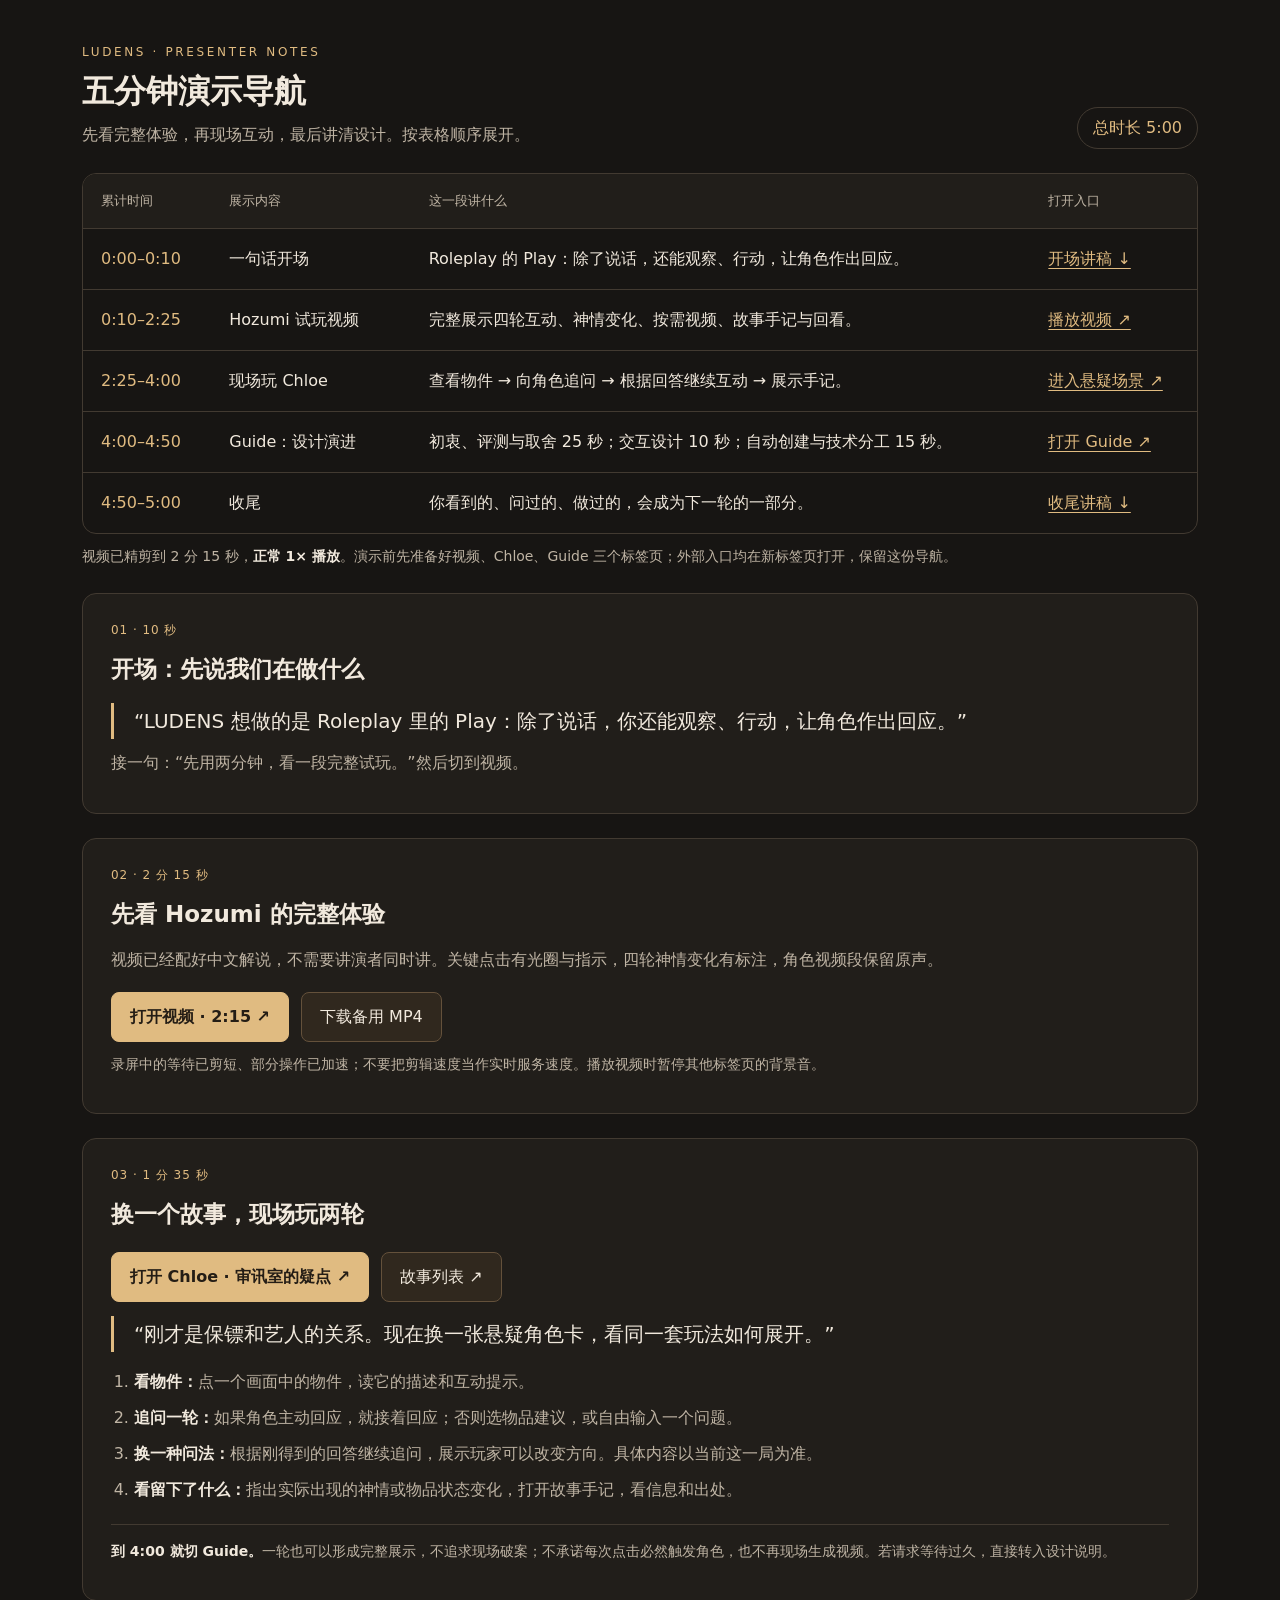
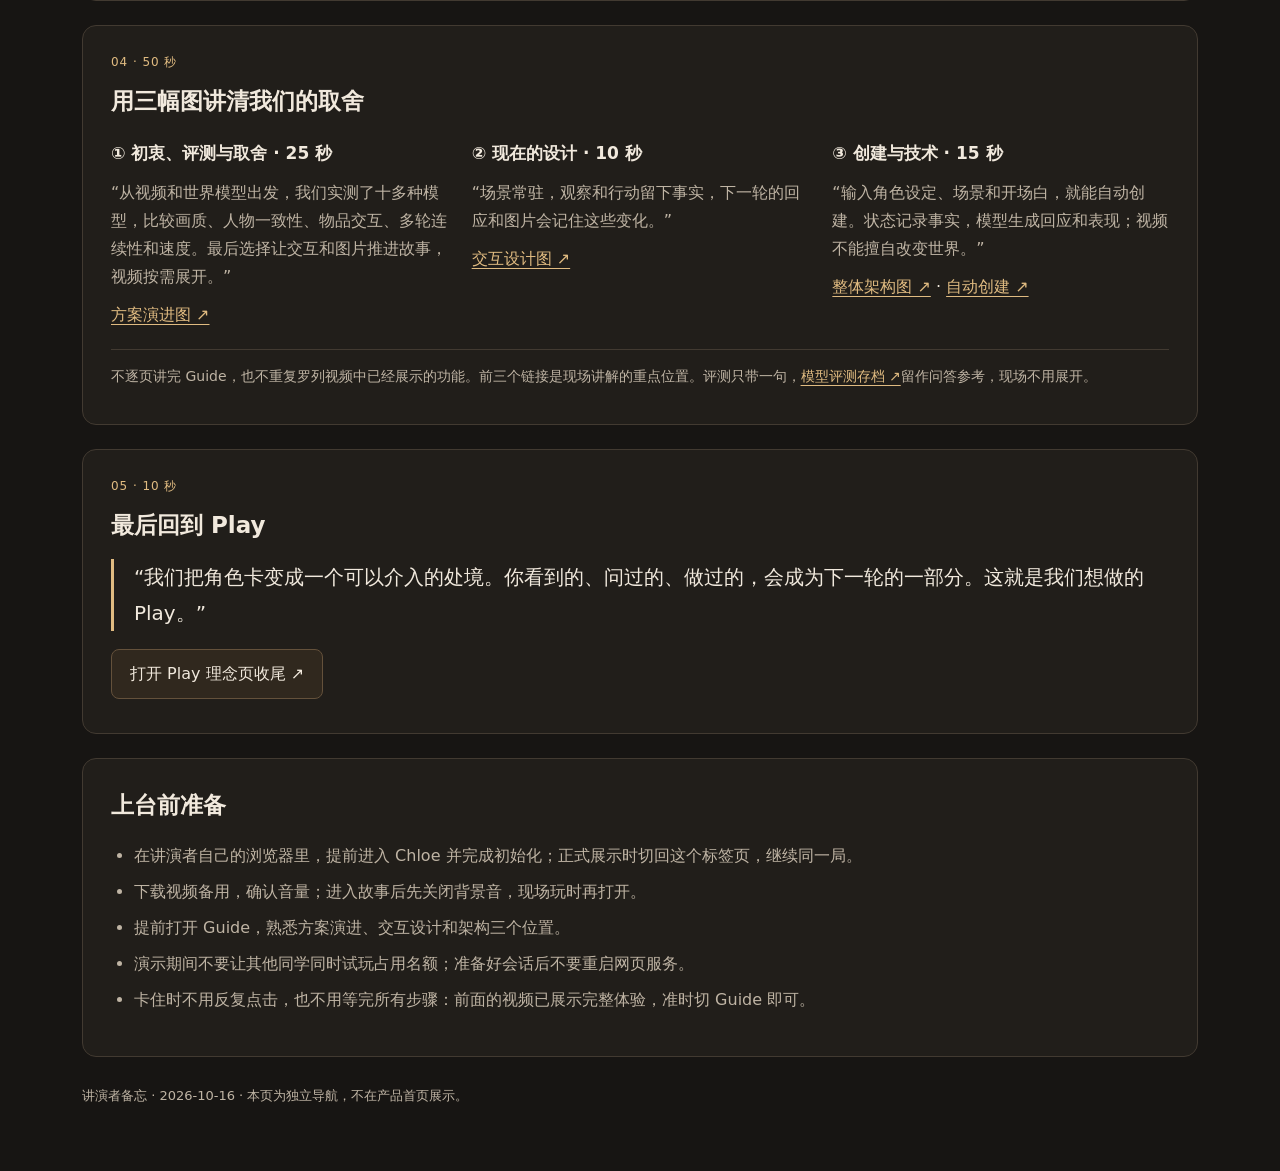
<file: pipeline/tavern/static/roleplay/presenter.html>
<!doctype html>
<html lang="zh-CN">
<head><meta charset="utf-8"><meta name="viewport" content="width=device-width,initial-scale=1"><title>LUDENS · 五分钟演示导航</title>
<style>
:root{color-scheme:dark;--bg:#171513;--panel:#211e1a;--line:#423a31;--text:#f1e9dd;--muted:#bfb4a4;--accent:#e0bb81}*{box-sizing:border-box}html{scroll-behavior:smooth;scroll-padding-top:24px}body{margin:0;background:var(--bg);color:var(--text);font:16px/1.75 "Microsoft YaHei",system-ui,sans-serif}main{max-width:1180px;margin:auto;padding:42px 32px 64px}header{display:flex;align-items:end;justify-content:space-between;gap:24px;margin-bottom:24px}.brand{color:var(--accent);letter-spacing:.22em;font-size:12px}h1{font-size:32px;line-height:1.3;margin:8px 0}h2{font-size:23px;margin:0 0 12px}h3{font-size:17px;margin:0 0 6px}p{margin:10px 0;color:var(--muted)}a{color:var(--accent);text-underline-offset:4px}a:focus-visible{outline:2px solid var(--accent);outline-offset:5px}header p{margin:0}.badge{white-space:nowrap;border:1px solid var(--line);border-radius:100px;padding:6px 15px;color:var(--accent)}.table-wrap{overflow-x:auto;border:1px solid var(--line);border-radius:14px}table{border-collapse:collapse;width:100%;min-width:760px}th,td{text-align:left;padding:16px 18px;border-bottom:1px solid var(--line);vertical-align:top}th{font-size:13px;color:var(--muted);background:var(--panel);font-weight:500}tr:last-child td{border-bottom:0}.time{font-variant-numeric:tabular-nums;white-space:nowrap;color:var(--accent)}td:nth-child(2){min-width:180px}td:nth-child(4){white-space:nowrap}section{margin-top:24px;padding:26px 28px;background:var(--panel);border:1px solid var(--line);border-radius:14px}.eyebrow{color:var(--accent);font-size:12px;letter-spacing:.08em;margin:0 0 8px}.actions{display:flex;gap:12px;flex-wrap:wrap;margin:18px 0 8px}.button{display:inline-block;text-decoration:none;padding:10px 18px;border-radius:8px;border:1px solid #64513b;color:var(--text);background:#30281e}.button.primary{background:var(--accent);color:#241d15;border-color:var(--accent);font-weight:600}.button:hover{filter:brightness(1.12)}blockquote{margin:14px 0 0;padding:0 0 0 20px;border-left:3px solid var(--accent);font-size:20px;line-height:1.8}.grid{display:grid;grid-template-columns:repeat(3,1fr);gap:24px;margin-top:18px}ol,ul{padding-left:23px;color:var(--muted)}li{margin:8px 0}strong{color:var(--text)}.note{font-size:14px}.divider{border-top:1px solid var(--line);margin-top:20px;padding-top:14px}footer{margin-top:28px;color:var(--muted);font-size:13px}@media(max-width:780px){main{padding:24px 16px}header{display:block}.badge{display:inline-block;margin-top:12px}.grid{grid-template-columns:1fr}section{padding:22px 20px}h1{font-size:27px}}@media print{body{background:white;color:black}main{padding:0}section{break-inside:avoid;background:white}a,p,li{color:#444}.badge{display:none}}
</style></head>
<body><main>
<header><div><div class="brand">LUDENS · PRESENTER NOTES</div><h1>五分钟演示导航</h1><p>先看完整体验，再现场互动，最后讲清设计。按表格顺序展开。</p></div><span class="badge">总时长 5:00</span></header>
<div class="table-wrap"><table aria-label="五分钟展示时间表"><thead><tr><th>累计时间</th><th>展示内容</th><th>这一段讲什么</th><th>打开入口</th></tr></thead><tbody>
<tr><td class="time">0:00–0:10</td><td>一句话开场</td><td>Roleplay 的 Play：除了说话，还能观察、行动，让角色作出回应。</td><td><a href="#opening">开场讲稿 ↓</a></td></tr>
<tr><td class="time">0:10–2:25</td><td>Hozumi 试玩视频</td><td>完整展示四轮互动、神情变化、按需视频、故事手记与回看。</td><td><a href="/live-assets/playthrough_20261015/gameplay-stage-2m15-v4.mp4" target="_blank" rel="noopener">播放视频 ↗</a></td></tr>
<tr><td class="time">2:25–4:00</td><td>现场玩 Chloe</td><td>查看物件 → 向角色追问 → 根据回答继续互动 → 展示手记。</td><td><a href="/?story=11d5ce003f874a28b170e16bad605e21" target="_blank" rel="noopener">进入悬疑场景 ↗</a></td></tr>
<tr><td class="time">4:00–4:50</td><td>Guide：设计演进</td><td>初衷、评测与取舍 25 秒；交互设计 10 秒；自动创建与技术分工 15 秒。</td><td><a href="guide.html#journey" target="_blank" rel="noopener">打开 Guide ↗</a></td></tr>
<tr><td class="time">4:50–5:00</td><td>收尾</td><td>你看到的、问过的、做过的，会成为下一轮的一部分。</td><td><a href="#closing">收尾讲稿 ↓</a></td></tr>
</tbody></table></div>
<p class="note">视频已精剪到 2 分 15 秒，<strong>正常 1× 播放</strong>。演示前先准备好视频、Chloe、Guide 三个标签页；外部入口均在新标签页打开，保留这份导航。</p>
<section id="opening"><p class="eyebrow">01 · 10 秒</p><h2>开场：先说我们在做什么</h2><blockquote>“LUDENS 想做的是 Roleplay 里的 Play：除了说话，你还能观察、行动，让角色作出回应。”</blockquote><p>接一句：“先用两分钟，看一段完整试玩。”然后切到视频。</p></section>
<section id="video"><p class="eyebrow">02 · 2 分 15 秒</p><h2>先看 Hozumi 的完整体验</h2><p>视频已经配好中文解说，不需要讲演者同时讲。关键点击有光圈与指示，四轮神情变化有标注，角色视频段保留原声。</p><div class="actions"><a class="button primary" href="/live-assets/playthrough_20261015/gameplay-stage-2m15-v4.mp4" target="_blank" rel="noopener">打开视频 · 2:15 ↗</a><a class="button" href="/live-assets/playthrough_20261015/gameplay-stage-2m15-v4.mp4" download="LUDENS-试玩演示-2分15秒.mp4">下载备用 MP4</a></div><p class="note">录屏中的等待已剪短、部分操作已加速；不要把剪辑速度当作实时服务速度。播放视频时暂停其他标签页的背景音。</p></section>
<section id="live"><p class="eyebrow">03 · 1 分 35 秒</p><h2>换一个故事，现场玩两轮</h2><div class="actions"><a class="button primary" href="/?story=11d5ce003f874a28b170e16bad605e21" target="_blank" rel="noopener">打开 Chloe · 审讯室的疑点 ↗</a><a class="button" href="/" target="_blank" rel="noopener">故事列表 ↗</a></div><blockquote>“刚才是保镖和艺人的关系。现在换一张悬疑角色卡，看同一套玩法如何展开。”</blockquote><ol><li><strong>看物件：</strong>点一个画面中的物件，读它的描述和互动提示。</li><li><strong>追问一轮：</strong>如果角色主动回应，就接着回应；否则选物品建议，或自由输入一个问题。</li><li><strong>换一种问法：</strong>根据刚得到的回答继续追问，展示玩家可以改变方向。具体内容以当前这一局为准。</li><li><strong>看留下了什么：</strong>指出实际出现的神情或物品状态变化，打开故事手记，看信息和出处。</li></ol><p class="note divider"><strong>到 4:00 就切 Guide。</strong>一轮也可以形成完整展示，不追求现场破案；不承诺每次点击必然触发角色，也不再现场生成视频。若请求等待过久，直接转入设计说明。</p></section>
<section id="guide"><p class="eyebrow">04 · 50 秒</p><h2>用三幅图讲清我们的取舍</h2><div class="grid"><div><h3>① 初衷、评测与取舍 · 25 秒</h3><p>“从视频和世界模型出发，我们实测了十多种模型，比较画质、人物一致性、物品交互、多轮连续性和速度。最后选择让交互和图片推进故事，视频按需展开。”</p><a href="guide.html#journey" target="_blank" rel="noopener">方案演进图 ↗</a></div><div><h3>② 现在的设计 · 10 秒</h3><p>“场景常驻，观察和行动留下事实，下一轮的回应和图片会记住这些变化。”</p><a href="guide.html#experience" target="_blank" rel="noopener">交互设计图 ↗</a></div><div><h3>③ 创建与技术 · 15 秒</h3><p>“输入角色设定、场景和开场白，就能自动创建。状态记录事实，模型生成回应和表现；视频不能擅自改变世界。”</p><a href="guide.html#architecture" target="_blank" rel="noopener">整体架构图 ↗</a> · <a href="guide.html#creation" target="_blank" rel="noopener">自动创建 ↗</a></div></div><p class="note divider">不逐页讲完 Guide，也不重复罗列视频中已经展示的功能。前三个链接是现场讲解的重点位置。评测只带一句，<a href="/static/eval/index.html" target="_blank" rel="noopener">模型评测存档 ↗</a>留作问答参考，现场不用展开。</p></section>
<section id="closing"><p class="eyebrow">05 · 10 秒</p><h2>最后回到 Play</h2><blockquote>“我们把角色卡变成一个可以介入的处境。你看到的、问过的、做过的，会成为下一轮的一部分。这就是我们想做的 Play。”</blockquote><div class="actions"><a class="button" href="guide.html#play" target="_blank" rel="noopener">打开 Play 理念页收尾 ↗</a></div></section>
<section id="prepare"><h2>上台前准备</h2><ul><li>在讲演者自己的浏览器里，提前进入 Chloe 并完成初始化；正式展示时切回这个标签页，继续同一局。</li><li>下载视频备用，确认音量；进入故事后先关闭背景音，现场玩时再打开。</li><li>提前打开 Guide，熟悉方案演进、交互设计和架构三个位置。</li><li>演示期间不要让其他同学同时试玩占用名额；准备好会话后不要重启网页服务。</li><li>卡住时不用反复点击，也不用等完所有步骤：前面的视频已展示完整体验，准时切 Guide 即可。</li></ul></section>
<footer>讲演者备忘 · 2026-10-16 · 本页为独立导航，不在产品首页展示。</footer>
</main></body></html>
</file>
